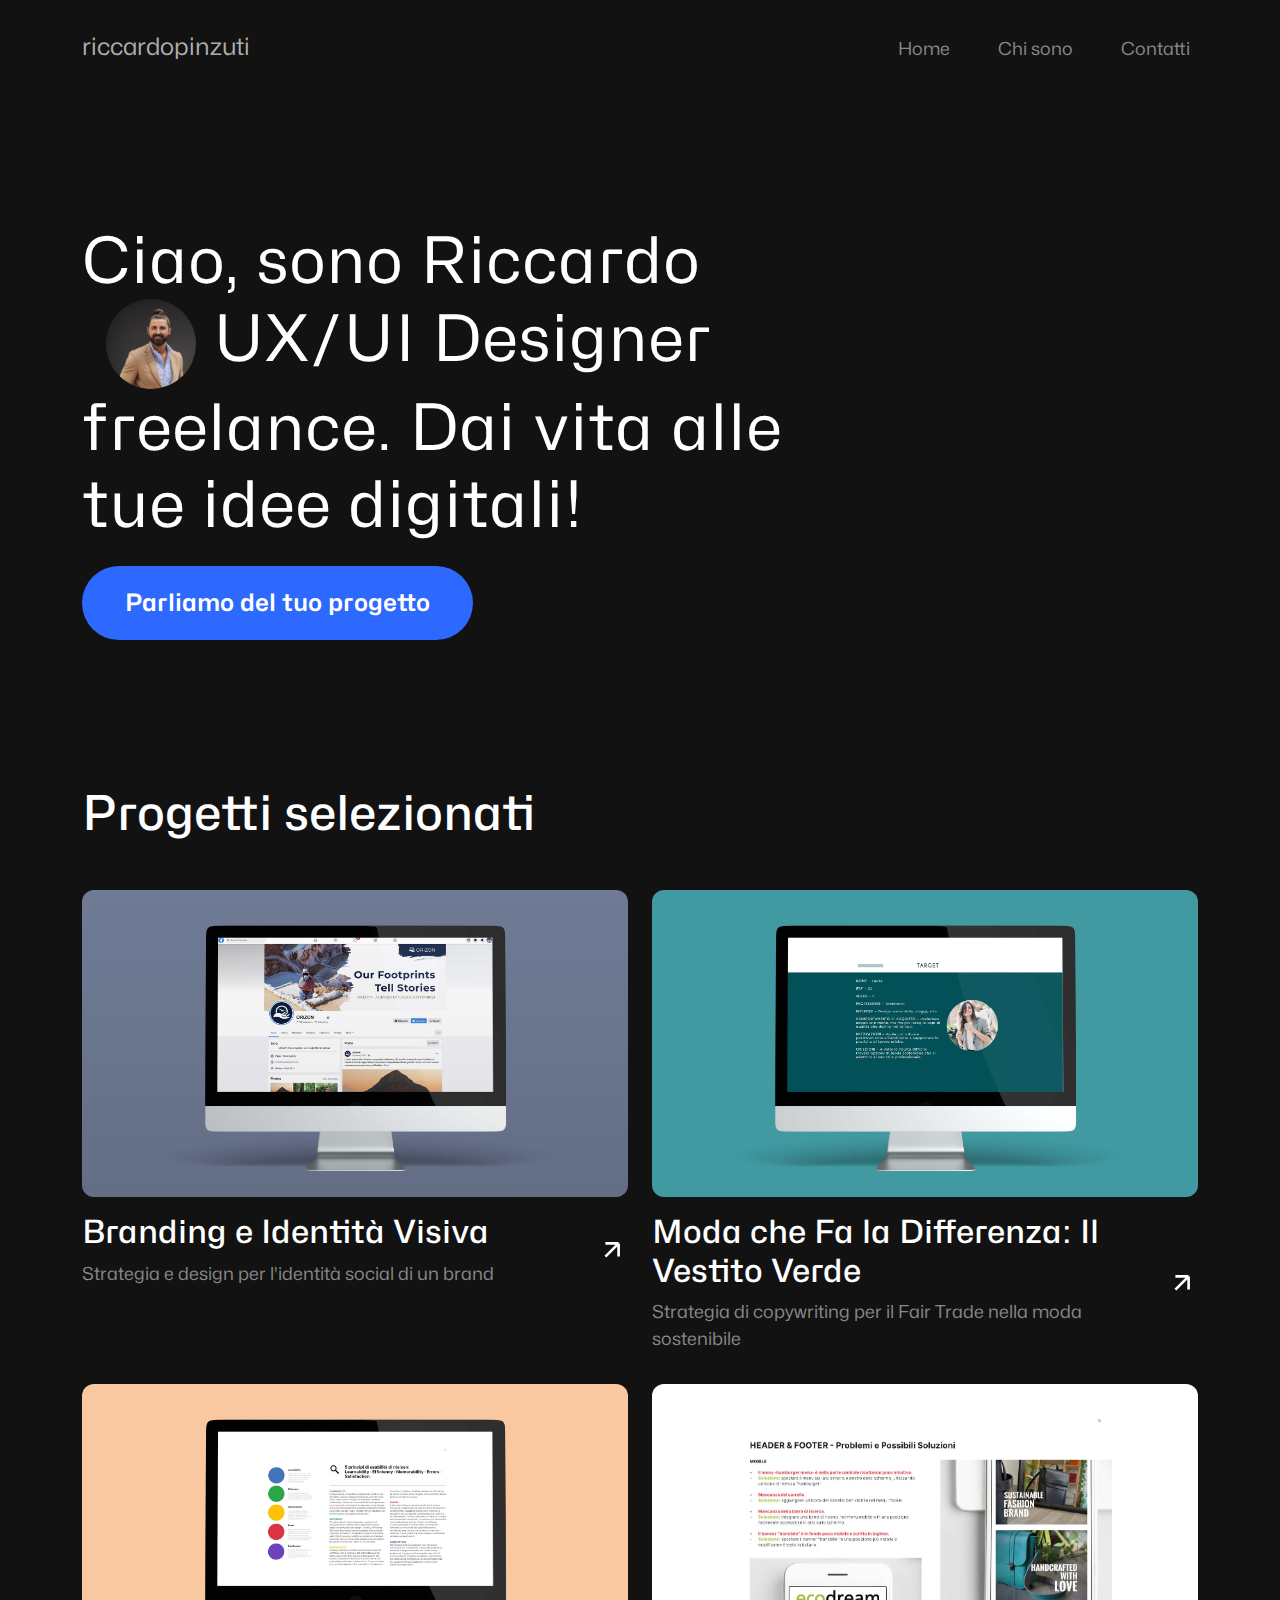
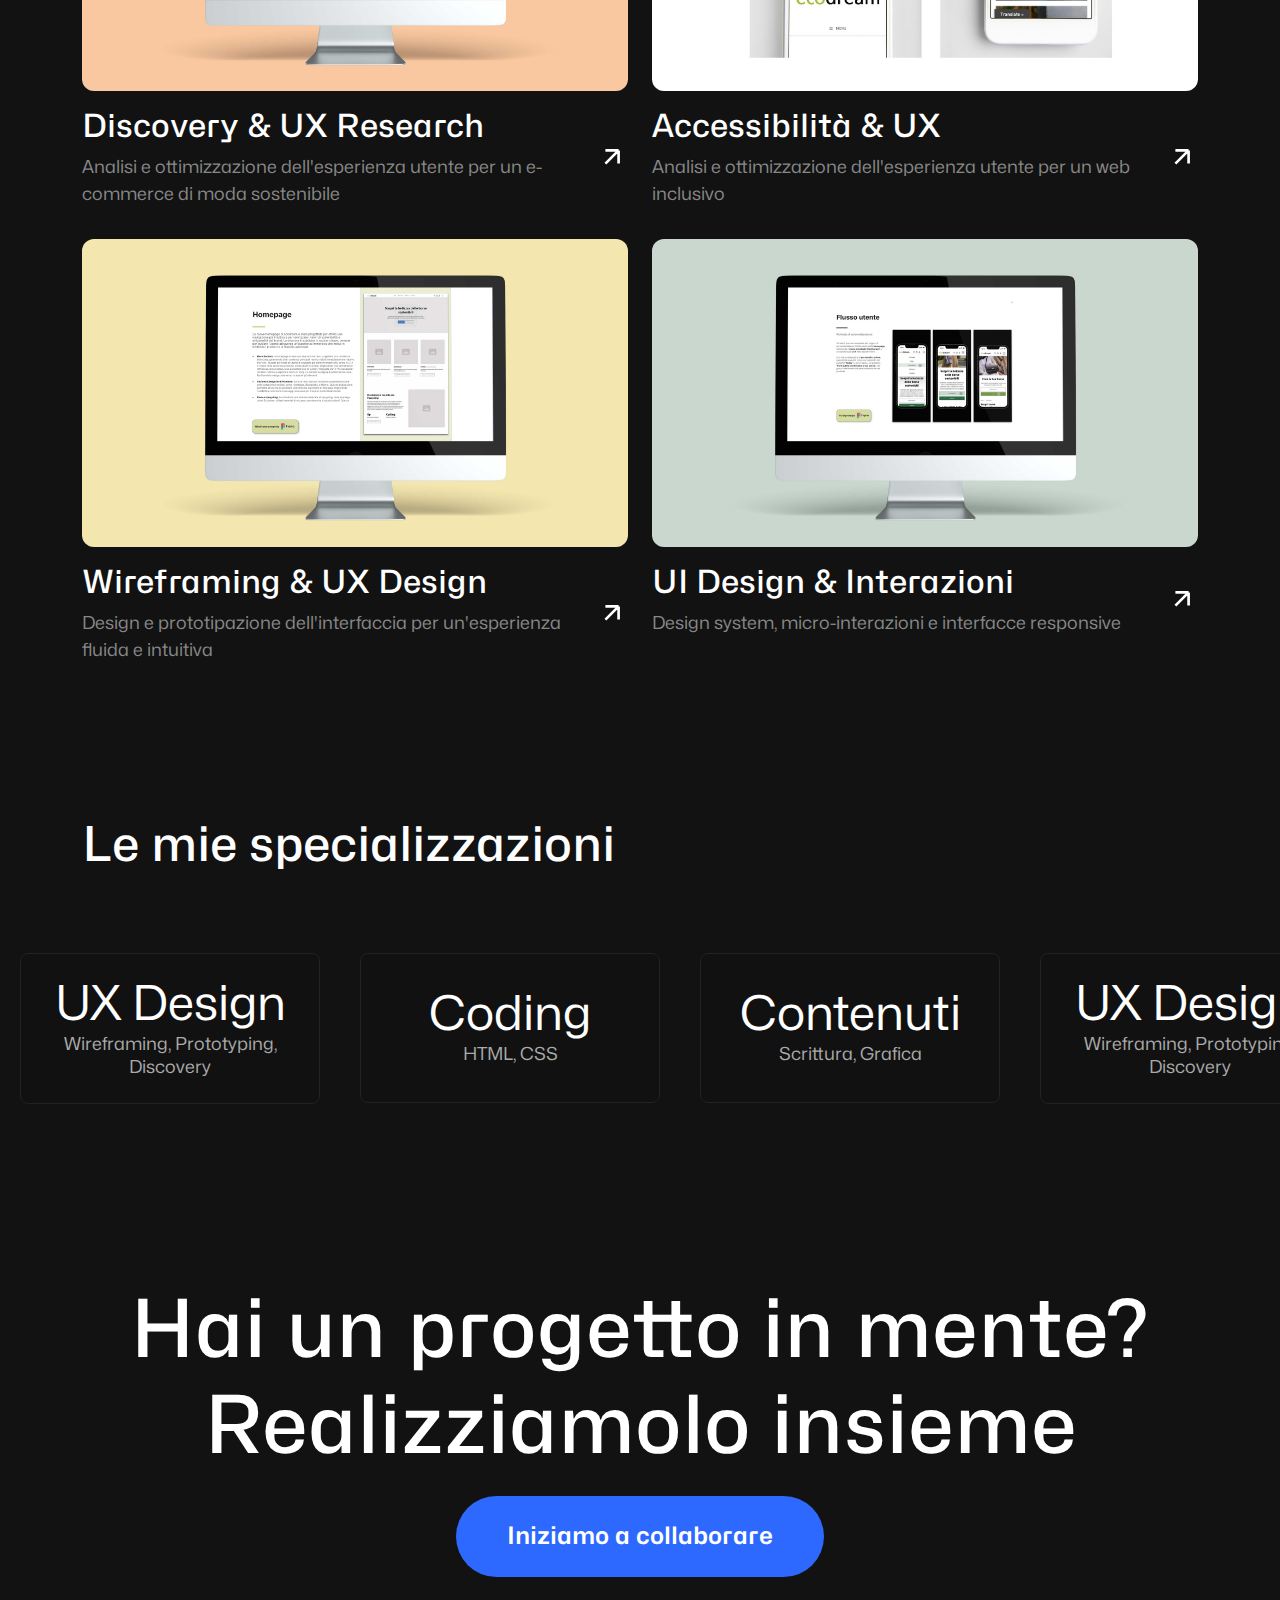
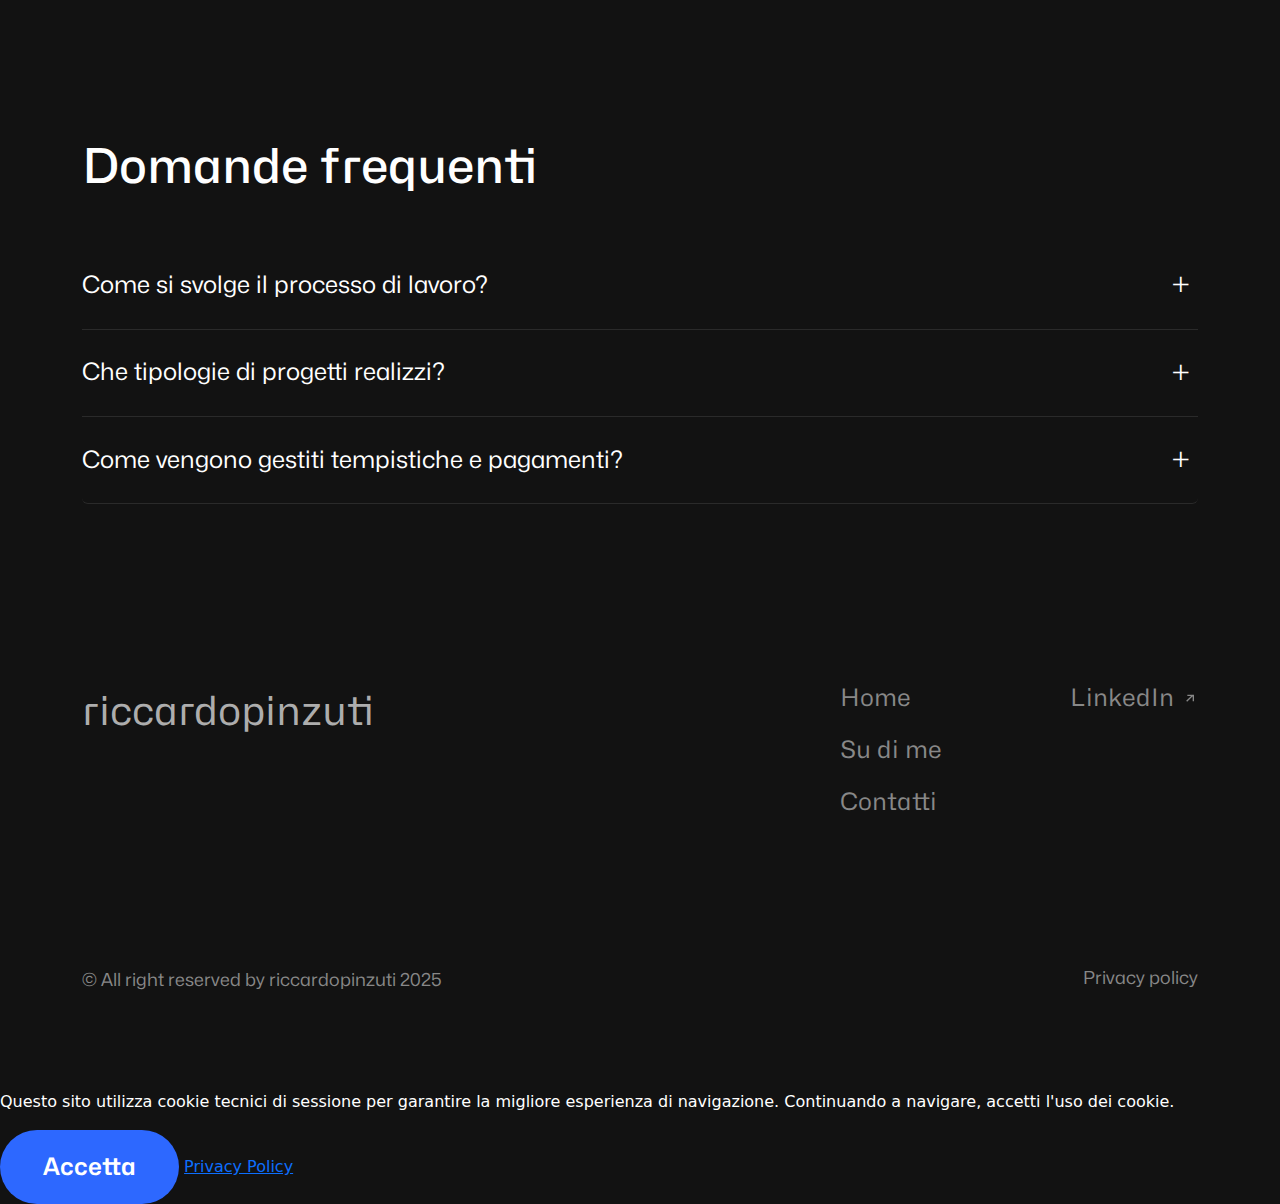
<file: index.html>
<!DOCTYPE html>
<html lang="it">
    <head>
        <meta charset="UTF-8">
        <meta name="viewport" content="width=device-width, initial-scale=1.0">
        <link rel="apple-touch-icon" sizes="180x180" href="assets/favicon/apple-touch-icon.png">
        <link rel="icon" type="image/png" sizes="32x32" href="assets/favicon/favicon-32x32.png">
        <link rel="icon" type="image/png" sizes="16x16" href="assets/favicon/favicon-16x16.png">
        <link rel="manifest" href="assets/favicon/site.webmanifest">
        <meta property="og:title" content="Riccardo Pinzuti - UX/UI Designer">
        <meta property="og:description" content="Portfolio di Riccardo Pinzuti, UX/UI Designer freelance">
        <meta property="og:image" content="https://res.cloudinary.com/drkdjrgh8/image/upload/v1738161982/riccardo-pinzuti-foto-profilo-opengraph_fhxprv.jpg">
        <title>Riccardo Pinzuti Ux Ui Designer</title>
        <!-- Preload Fonts -->
        <link rel="preload" href="assets/fonts/Mona-Sans.woff2" as="font" type="font/woff2" crossorigin>
        <link rel="preload" href="assets/fonts/Hubot-Sans.woff2" as="font" type="font/woff2" crossorigin>
        <!-- Bootstrap CSS -->
        <link href="https://cdn.jsdelivr.net/npm/bootstrap@5.3.2/dist/css/bootstrap.min.css" rel="stylesheet">
        <!-- CSS -->
        <link rel="stylesheet" href="assets/css/style.css">
    </head>
<body class="dark-theme">
    <!-- Navigation -->
    <nav class="navbar navbar-expand-lg navbar-dark">
        <div class="container">
            <a class="navbar-brand" href="#">riccardopinzuti</a>
            <!-- Aggiungi il bottone hamburger -->
            <button class="navbar-toggler" type="button" data-bs-toggle="collapse" data-bs-target="#navbarNav" aria-controls="navbarNav" aria-expanded="false" aria-label="Toggle navigation">
                <span class="navbar-toggler-icon"></span>
            </button>
            <!-- Wrappa i link in un div collassabile -->
            <div class="collapse navbar-collapse" id="navbarNav">
                <div class="navbar-nav ms-auto">
                    <a class="nav-link" href="#">Home</a>
                    <a class="nav-link" href="about.html">Chi sono</a>
                    <a class="nav-link" href="contact.html">Contatti</a>
                </div>
            </div>
        </div>
    </nav>

    <!-- Hero Section -->
    <section class="hero-section">
        <div class="container">
                <div class="col-lg-8">
                    <h1 class="display-4 text-white">
                        Ciao, sono Riccardo 
                        <span class="profile-image">
                            <img src="assets/images/riccardo-pinzuti-foto-profilo.jpg" alt="Riccardo Pinzuti">
                        </span>
                        UX/UI Designer freelance. Dai vita alle tue idee digitali!
                    </h1>
                    <div class="mt-4">
                        <a href="contact.html">
                        <button class="btn btn-primary btn-lg">Parliamo del tuo progetto</button>
                        </a>
                    </div>
                </div>
        </div>
    </section>

    <!-- Featured Work Section -->
<section class="featured-work py-5">
    <div class="container">
        <h2 class="section-title mb-5">Progetti selezionati</h2>
        <div class="row g-4">
            <!-- Project Card 1 -->
            <div class="col-md-6">
                <a href="projects/strategia-social-brand.html" class="project-card">
                    <div class="project-image">
                        <img src="assets/images/projects/social-brand-strategy-cover.jpg" alt="Anteprima progetto di strategia e design per identità social brand">
                        <div class="project-overlay"></div>
                    </div>
                    <div class="project-info mt-3">
                        <h3 class="project-title">Branding e Identità Visiva</h3>
                        <p class="project-description">Strategia e design per l'identità social di un brand</p>
                        <span class="project-link">
                            <svg class="arrow-icon" viewBox="0 0 24 24" fill="none">
                                <path d="M5 12H19M19 12L12 5M19 12L12 19" stroke="currentColor" stroke-width="2"/>
                            </svg>
                        </span>
                    </div>
                </a>
            </div>

            <!-- Project Card 2 -->
            <div class="col-md-6">
                <a href="projects/il-vestito-verde-copywriting.html" class="project-card">
                <div class="project-card">
                    <div class="project-image">
                        <img src="assets/images/projects/progetto-copywriting-copertina.jpg" alt="Project Name" class="img-fluid">
                    </div>
                    <div class="project-info mt-3">
                        <h3 class="project-title">Moda che Fa la Differenza: Il Vestito Verde</h3>
                        <p class="project-description">Strategia di copywriting per il Fair Trade nella moda sostenibile</p>
                        <a href="projects/il-vestito-verde-copywriting.html" class="project-link">
                            <svg class="arrow-icon" viewBox="0 0 24 24" fill="none">
                                <path d="M5 12H19M19 12L12 5M19 12L12 19" stroke="currentColor" stroke-width="2"/>
                            </svg>
                        </a>
                    </div>
                </div>
                </a>
            </div>
            <!-- Project Card 3 -->
<div class="col-md-6">
    <a href="projects/discovery-ux-research.html" class="project-card">
    <div class="project-card">
        <div class="project-image">
            <img src="assets/images/projects/progetto-discovery-copertina.jpg" alt="Project Name" class="img-fluid">
        </div>
        <div class="project-info mt-3">
            <h3 class="project-title">Discovery & UX Research</h3>
            <p class="project-description">Analisi e ottimizzazione dell'esperienza utente per un e-commerce di moda sostenibile</p>
            <a href="projects/discovery-ux-research.html" class="project-link">
                <svg class="arrow-icon" viewBox="0 0 24 24" fill="none">
                    <path d="M5 12H19M19 12L12 5M19 12L12 19" stroke="currentColor" stroke-width="2"/>
                </svg>
            </a>
        </div>
    </div>
    </a>
</div>

<!-- Project Card 4 -->
<div class="col-md-6">
    <a href="projects/accessibilita-ux-research.html" class="project-card">
    <div class="project-card">
        <div class="project-image">
            <img src="assets/images/projects/progetto-accessibilita-copertina.jpg" alt="Project Name" class="img-fluid">
        </div>
        <div class="project-info mt-3">
            <h3 class="project-title">Accessibilità & UX</h3>
            <p class="project-description">Analisi e ottimizzazione dell'esperienza utente per un web inclusivo</p>
            <a href="projects/accessibilita-ux-research.html" class="project-link">
                <svg class="arrow-icon" viewBox="0 0 24 24" fill="none">
                    <path d="M5 12H19M19 12L12 5M19 12L12 19" stroke="currentColor" stroke-width="2"/>
                </svg>
            </a>
        </div>
    </div>
    </a>
</div>

<!-- Project Card 5 -->
<div class="col-md-6">
    <a href="projects/wireframing-ux-design.html" class="project-card">
    <div class="project-card">
        <div class="project-image">
            <img src="assets/images/projects/progetto-wireframing-copertina.jpg" alt="Project Name" class="img-fluid">
        </div>
        <div class="project-info mt-3">
            <h3 class="project-title">Wireframing & UX Design</h3>
            <p class="project-description">Design e prototipazione dell'interfaccia per un'esperienza fluida e intuitiva</p>
            <a href="projects/wireframing-ux-design.html" class="project-link">
                <svg class="arrow-icon" viewBox="0 0 24 24" fill="none">
                    <path d="M5 12H19M19 12L12 5M19 12L12 19" stroke="currentColor" stroke-width="2"/>
                </svg>
            </a>
        </div>
    </div>
    </a>
</div>

<!-- Project Card 6 -->
<div class="col-md-6">
    <a href="projects/user-interface-design.html" class="project-card">
    <div class="project-card">
        <div class="project-image">
            <img src="assets/images/projects/progetto-user-interface-copertina.jpg" alt="Project Name" class="img-fluid">
        </div>
        <div class="project-info mt-3">
            <h3 class="project-title">UI Design & Interazioni</h3>
            <p class="project-description">Design system, micro-interazioni e interfacce responsive</p>
            <a href="projects/user-interface-design.html" class="project-link">
                <svg class="arrow-icon" viewBox="0 0 24 24" fill="none">
                    <path d="M5 12H19M19 12L12 5M19 12L12 19" stroke="currentColor" stroke-width="2"/>
                </svg>
            </a>
        </div>
    </div>
    </a>
</div>
        </div>
    </div>
</section>

<!-- Skills -->
<section class="results-section">
    <div class="container">
        <h2 class="section-title mb-5">Le mie specializzazioni</h2>
</section>        
<div class="carousel-container">
    <div class="carousel">
        <div class="carousel-item">
            <div class="carousel-content">
                <span class="percentage">UX Design</span>
                <span class="description">Wireframing, Prototyping,<br>Discovery</span>
            </div>
        </div>
        <div class="carousel-item">
            <div class="carousel-content">
                <span class="percentage">Coding</span>
                <span class="description">HTML, CSS</span>
            </div>
        </div>
        <div class="carousel-item">
            <div class="carousel-content">
                <span class="percentage">Contenuti</span>
                <span class="description">Scrittura, Grafica</span>
            </div>
        </div>
        <div class="carousel-item">
            <div class="carousel-content">
                <span class="percentage">UX Design</span>
                <span class="description">Wireframing, Prototyping,<br>Discovery</span>
            </div>
        </div>
        <div class="carousel-item">
            <div class="carousel-content">
                <span class="percentage">Coding</span>
                <span class="description">HTML, CSS</span>
            </div>
        </div>
        <div class="carousel-item">
            <div class="carousel-content">
                <span class="percentage">Contenuti</span>
                <span class="description">Scrittura, Grafica</span>
            </div>
        </div>
        <div class="carousel-item">
            <div class="carousel-content">
                <span class="percentage">UX Design</span>
                <span class="description">Wireframing, Prototyping,<br>Discovery</span>
            </div>
        </div>
        <div class="carousel-item">
            <div class="carousel-content">
                <span class="percentage">Coding</span>
                <span class="description">HTML, CSS</span>
            </div>
        </div>
        <div class="carousel-item">
            <div class="carousel-content">
                <span class="percentage">Contenuti</span>
                <span class="description">Scrittura, Grafica</span>
            </div>
        </div>
        
    </div>
</div>

<!-- CTA Section -->
<section class="cta-section py-5">
    <div class="container">
        <div class="text-center">
            <h2 class="cta-title">Hai un progetto in mente?<br>Realizziamolo insieme</h2>
            <div class="mt-4">
                <a href="contact.html">
                <button class="btn btn-primary btn-lg">Iniziamo a collaborare</button>
            </a>
            </div>
        </div>
    </div>
</section>
<!-- FAQ Section -->
<section class="faq-section py-5">
    <div class="container">
        <h2 class="section-title mb-5">Domande frequenti</h2>
        
        <div class="accordion" id="faqAccordion">
            <!-- FAQ Item 1 -->
            <div class="accordion-item">
                <h2 class="accordion-header">
                    <button class="accordion-button collapsed" type="button" data-bs-toggle="collapse" data-bs-target="#faq1">
                        Come si svolge il processo di lavoro?
                    </button>
                </h2>
                <div id="faq1" class="accordion-collapse collapse" data-bs-parent="#faqAccordion">
                    <div class="accordion-body">
                        Il processo inizia con una call conoscitiva gratuita dove ascolto le tue esigenze. Seguono la fase di ricerca e analisi, 
                        la creazione di wireframe e prototipi, fino alla consegna del progetto finale. Ogni fase prevede momenti di feedback e 
                        revisione per garantire che il risultato soddisfi pienamente le tue aspettative.
                    </div>
                </div>
            </div>

            <!-- FAQ Item 2 -->
            <div class="accordion-item">
                <h2 class="accordion-header">
                    <button class="accordion-button collapsed" type="button" data-bs-toggle="collapse" data-bs-target="#faq2">
                        Che tipologie di progetti realizzi?
                    </button>
                </h2>
                <div id="faq2" class="accordion-collapse collapse" data-bs-parent="#faqAccordion">
                    <div class="accordion-body">
                        Mi occupo di progetti di UX/UI design per siti web, applicazioni mobile e piattaforme digitali. Dal restyling di interfacce 
                        esistenti alla creazione di nuovi prodotti digitali, ogni progetto viene sviluppato con attenzione alla user experience e 
                        agli obiettivi di business.
                    </div>
                </div>
            </div>

            <!-- FAQ Item 3 -->
            <div class="accordion-item">
                <h2 class="accordion-header">
                    <button class="accordion-button collapsed" type="button" data-bs-toggle="collapse" data-bs-target="#faq3">
                        Come vengono gestiti tempistiche e pagamenti?
                    </button>
                </h2>
                <div id="faq3" class="accordion-collapse collapse" data-bs-parent="#faqAccordion">
                    <div class="accordion-body">
                        Dopo un'attenta analisi del progetto, definisco un preventivo dettagliato e una timeline realistica. Il lavoro viene 
                        suddiviso in fasi precise con pagamenti progressivi. La durata media di un progetto varia da 4 a 12 settimane, 
                        in base alla complessità e alle tue esigenze specifiche.
                    </div>
                </div>
            </div>
        </div>
    </div>
</section>

<!-- Footer -->
<footer class="footer">
    <div class="container">
        <div class="footer-content">
            <!-- Left Side -->
            <div class="footer-logo">
                <a href="index.html">riccardopinzuti</a>
            </div>
            
            <!-- Right Side Navigation -->
            <div class="footer-nav-wrapper">
                <nav class="footer-nav">
                    <ul>
                        <li><a href="#">Home</a></li>
                        <li><a href="about.html">Su di me</a></li>
                        <li><a href="contact.html">Contatti</a></li>
                    </ul>
                </nav>
                <a href="https://www.linkedin.com/in/riccardo-pinzuti" class="linkedin-link" target="_blank">
                    LinkedIn
                    <svg width="24" height="24" viewBox="0 0 24 24" fill="none" stroke="currentColor" stroke-width="2">
                        <path d="M7 17l9.2-9.2M17 17V8h-9" />
                    </svg>
                </a>
            </div>
        </div>

        <!-- Bottom Bar -->
        <div class="footer-bottom">
            <span class="copyright">© All right reserved by riccardopinzuti 2025</span>
            <a href="privacy-policy.html" class="privacy-link">Privacy policy</a>
        </div>
    </div>
</footer>

<!-- HTML per il Banner Cookie -->
<div id="cookieBanner" class="cookie-banner">
    <div class="cookie-content">
        <p>Questo sito utilizza cookie tecnici di sessione per garantire la migliore esperienza di navigazione. Continuando a navigare, accetti l'uso dei cookie.</p>
        <div class="cookie-buttons">
            <button id="acceptCookies" class="btn btn-primary">Accetta</button>
            <a href="privacy-policy.html" class="cookie-link">Privacy Policy</a>
        </div>
    </div>
</div>

    <!-- Script Bootstrap -->
    <script src="https://cdn.jsdelivr.net/npm/bootstrap@5.3.2/dist/js/bootstrap.bundle.min.js"></script>
    <script src="assets/js/script.js"></script>
</body>
</html>
</file>
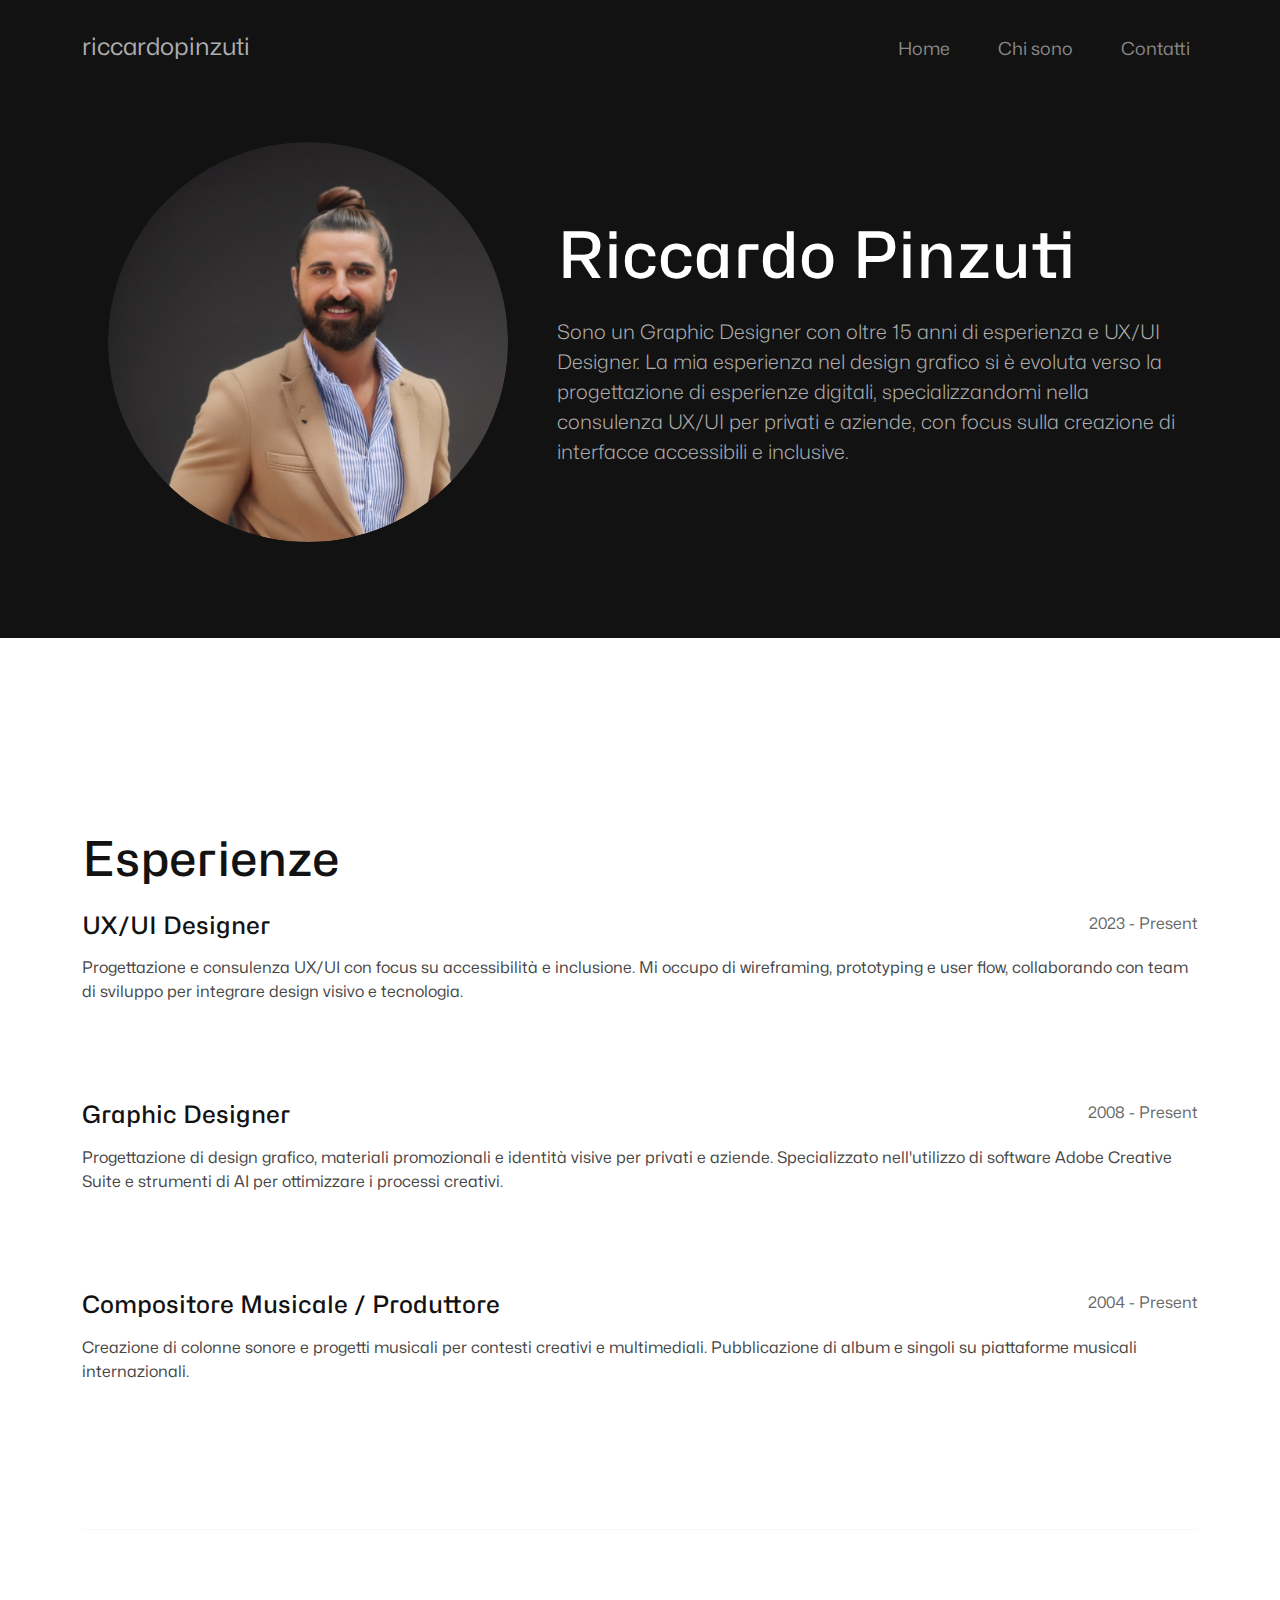
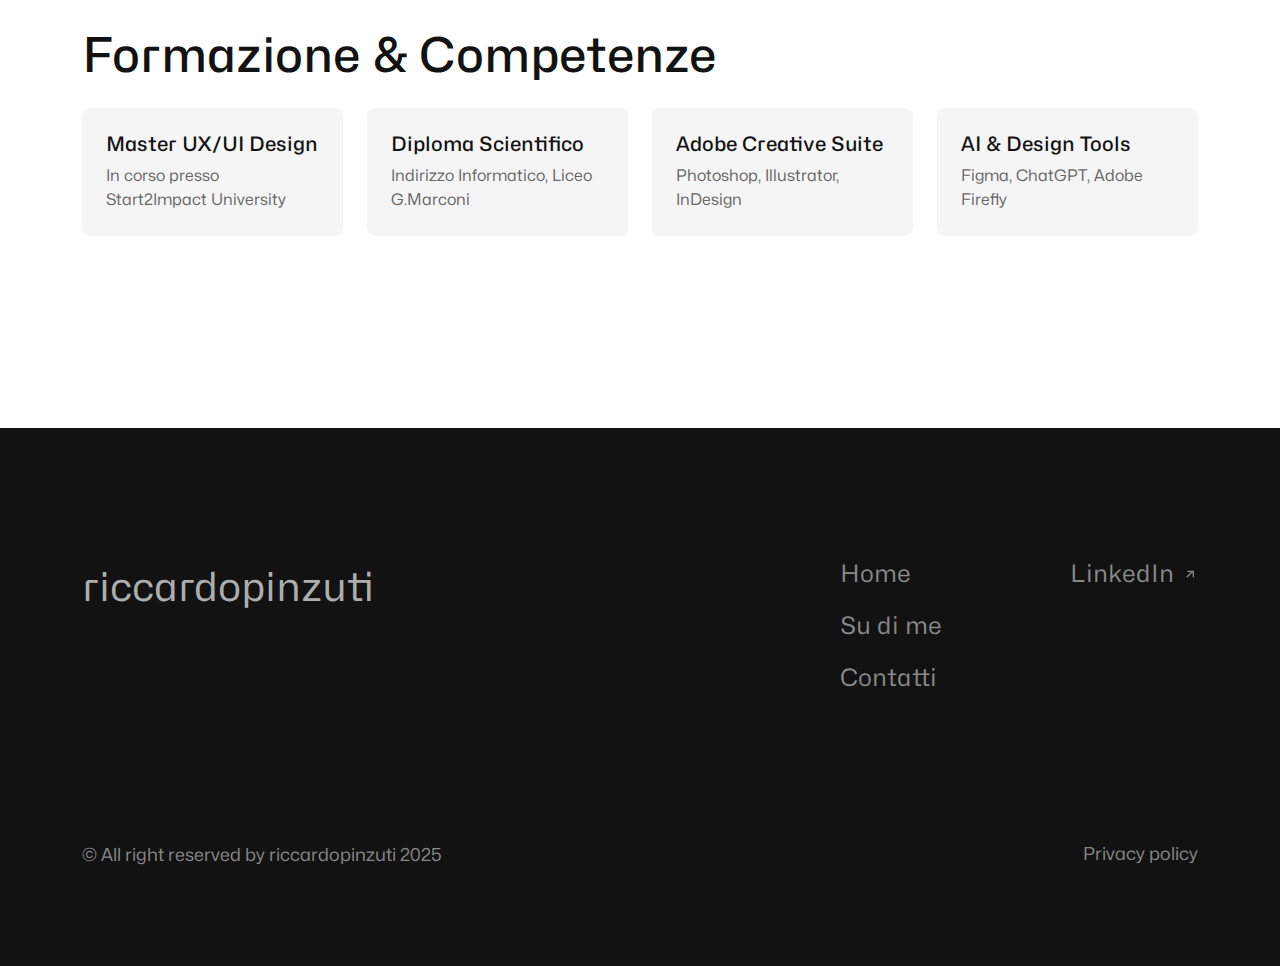
<file: about.html>
<!DOCTYPE html>
<html lang="it">
    <head>
        <meta charset="UTF-8">
        <meta name="viewport" content="width=device-width, initial-scale=1.0">
        <link rel="apple-touch-icon" sizes="180x180" href="assets/favicon/apple-touch-icon.png">
        <link rel="icon" type="image/png" sizes="32x32" href="assets/favicon/favicon-32x32.png">
        <link rel="icon" type="image/png" sizes="16x16" href="assets/favicon/favicon-16x16.png">
        <link rel="manifest" href="assets/favicon/site.webmanifest">        
        <meta property="og:title" content="Chi Sono - Riccardo Pinzuti UX/UI Designer">
        <meta property="og:description" content="UX/UI e Graphic Designer freelance con oltre 15 anni di esperienza nel settore del design">
        <meta property="og:image" content="url sito...assets/images/riccardo-pinzuti-foto-profilo.jpg">
        <title>Riccardo Pinzuti Ux Ui Designer</title>
        <!-- Preload Fonts -->
        <link rel="preload" href="assets/fonts/Mona-Sans.woff2" as="font" type="font/woff2" crossorigin>
        <link rel="preload" href="assets/fonts/Hubot-Sans.woff2" as="font" type="font/woff2" crossorigin>
        <!-- Bootstrap CSS -->
        <link href="https://cdn.jsdelivr.net/npm/bootstrap@5.3.2/dist/css/bootstrap.min.css" rel="stylesheet">
        <!-- CSS -->
        <link rel="stylesheet" href="assets/css/style.css">
    </head>
<body class="dark-theme">
    <!-- Navigation -->
    <nav class="navbar navbar-expand-lg navbar-dark">
        <div class="container">
            <a class="navbar-brand" href="index.html">riccardopinzuti</a>
            <button class="navbar-toggler" type="button" data-bs-toggle="collapse" data-bs-target="#navbarNav" aria-controls="navbarNav" aria-expanded="false" aria-label="Toggle navigation">
                <span class="navbar-toggler-icon"></span>
            </button>
            <div class="collapse navbar-collapse" id="navbarNav">
                <div class="navbar-nav ms-auto">
                    <a class="nav-link" href="index.html">Home</a>
                    <a class="nav-link" href="#">Chi sono</a>
                    <a class="nav-link" href="contact.html">Contatti</a>
                </div>
            </div>
        </div>
    </nav>

<section class="about-section py-5">
    <div class="container">
        <div class="about-header mb-5">
            <div class="row align-items-center">
                <div class="col-lg-5">
                    <div class="profile-image-large">
                        <img src="/assets/images/riccardo-pinzuti-foto-profilo.jpg" alt="Riccardo Pinzuti" class="img-fluid rounded-circle">
                    </div>
                </div>
                <div class="col-lg-7">
                    <div class="about-content text-lg-start text-center mt-4 mt-lg-0">
                        <h1 class="display-3">Riccardo Pinzuti</h1>
                        <p class="lead">Sono un Graphic Designer con oltre 15 anni di esperienza e UX/UI Designer. La mia esperienza nel design grafico si è evoluta verso la progettazione di esperienze digitali, specializzandomi nella consulenza UX/UI per privati e aziende, con focus sulla creazione di interfacce accessibili e inclusive.</p>
                    </div>
                </div>
            </div>
        </div>
    </div>
</section>

<section class="light-section">
    <div class="container">
        <div class="experience-section mb-5">
            <h2 class="section-title mb-4">Esperienze</h2>
            
            <div class="experience-item mb-5">
                <div class="d-flex justify-content-between align-items-start mb-2">
                    <h3 class="position-title">UX/UI Designer</h3>
                    <span class="date">2023 - Present</span>
                </div>
                <p class="experience-description">Progettazione e consulenza UX/UI con focus su accessibilità e inclusione. Mi occupo di wireframing, prototyping e user flow, collaborando con team di sviluppo per integrare design visivo e tecnologia.</p>
            </div>

            <div class="experience-item mb-5">
                <div class="d-flex justify-content-between align-items-start mb-2">
                    <h3 class="position-title">Graphic Designer</h3>
                    <span class="date">2008 - Present</span>
                </div>
                <p class="experience-description">Progettazione di design grafico, materiali promozionali e identità visive per privati e aziende. Specializzato nell'utilizzo di software Adobe Creative Suite e strumenti di AI per ottimizzare i processi creativi.</p>
            </div>
            
            <div class="experience-item mb-5">
                <div class="d-flex justify-content-between align-items-start mb-2">
                    <h3 class="position-title">Compositore Musicale / Produttore</h3>
                    <span class="date">2004 - Present</span>
                </div>
                <p class="experience-description">Creazione di colonne sonore e progetti musicali per contesti creativi e multimediali. Pubblicazione di album e singoli su piattaforme musicali internazionali.</p>
            </div>
        </div>
        <div class="process-divider">
            <hr class="my-5">
        </div>
        <div class="certificates-section">
            <h2 class="section-title mb-4">Formazione & Competenze</h2>
            <div class="row g-4">
                <div class="col-lg-3 col-md-6">
                    <div class="certificate-item">
                        <h3 class="certificate-title">Master UX/UI Design</h3>
                        <p class="certificate-source">In corso presso Start2Impact University</p>
                    </div>
                </div>
                <div class="col-lg-3 col-md-6">
                    <div class="certificate-item">
                        <h3 class="certificate-title">Diploma Scientifico</h3>
                        <p class="certificate-source">Indirizzo Informatico, Liceo G.Marconi</p>
                    </div>
                </div>
                <div class="col-lg-3 col-md-6">
                    <div class="certificate-item">
                        <h3 class="certificate-title">Adobe Creative Suite</h3>
                        <p class="certificate-source">Photoshop, Illustrator, InDesign</p>
                    </div>
                </div>
                <div class="col-lg-3 col-md-6">
                    <div class="certificate-item">
                        <h3 class="certificate-title">AI & Design Tools</h3>
                        <p class="certificate-source">Figma, ChatGPT, Adobe Firefly</p>
                    </div>
                </div>
            </div>
        </div>
    </div>
</section>

<footer class="footer">
    <div class="container">
        <div class="footer-content">
            <div class="footer-logo">
                <a href="index.html">riccardopinzuti</a>
            </div>
            
            <div class="footer-nav-wrapper">
                <nav class="footer-nav">
                    <ul>
                        <li><a href="index.html">Home</a></li>
                        <li><a href="#">Su di me</a></li>
                        <li><a href="contact.html">Contatti</a></li>
                    </ul>
                </nav>
                <a href="https://www.linkedin.com/in/riccardo-pinzuti" class="linkedin-link" target="_blank">
                    LinkedIn
                    <svg width="24" height="24" viewBox="0 0 24 24" fill="none" stroke="currentColor" stroke-width="2">
                        <path d="M7 17l9.2-9.2M17 17V8h-9" />
                    </svg>
                </a>
            </div>
        </div>

        <div class="footer-bottom">
            <span class="copyright">© All right reserved by riccardopinzuti 2025</span>
            <a href="#" class="privacy-link">Privacy policy</a>
        </div>
    </div>
</footer>

    <!-- Script Bootstrap -->
    <script src="https://cdn.jsdelivr.net/npm/bootstrap@5.3.2/dist/js/bootstrap.bundle.min.js"></script>
    <script src="assets/js/script.js"></script>
</body>
</html>
</file>
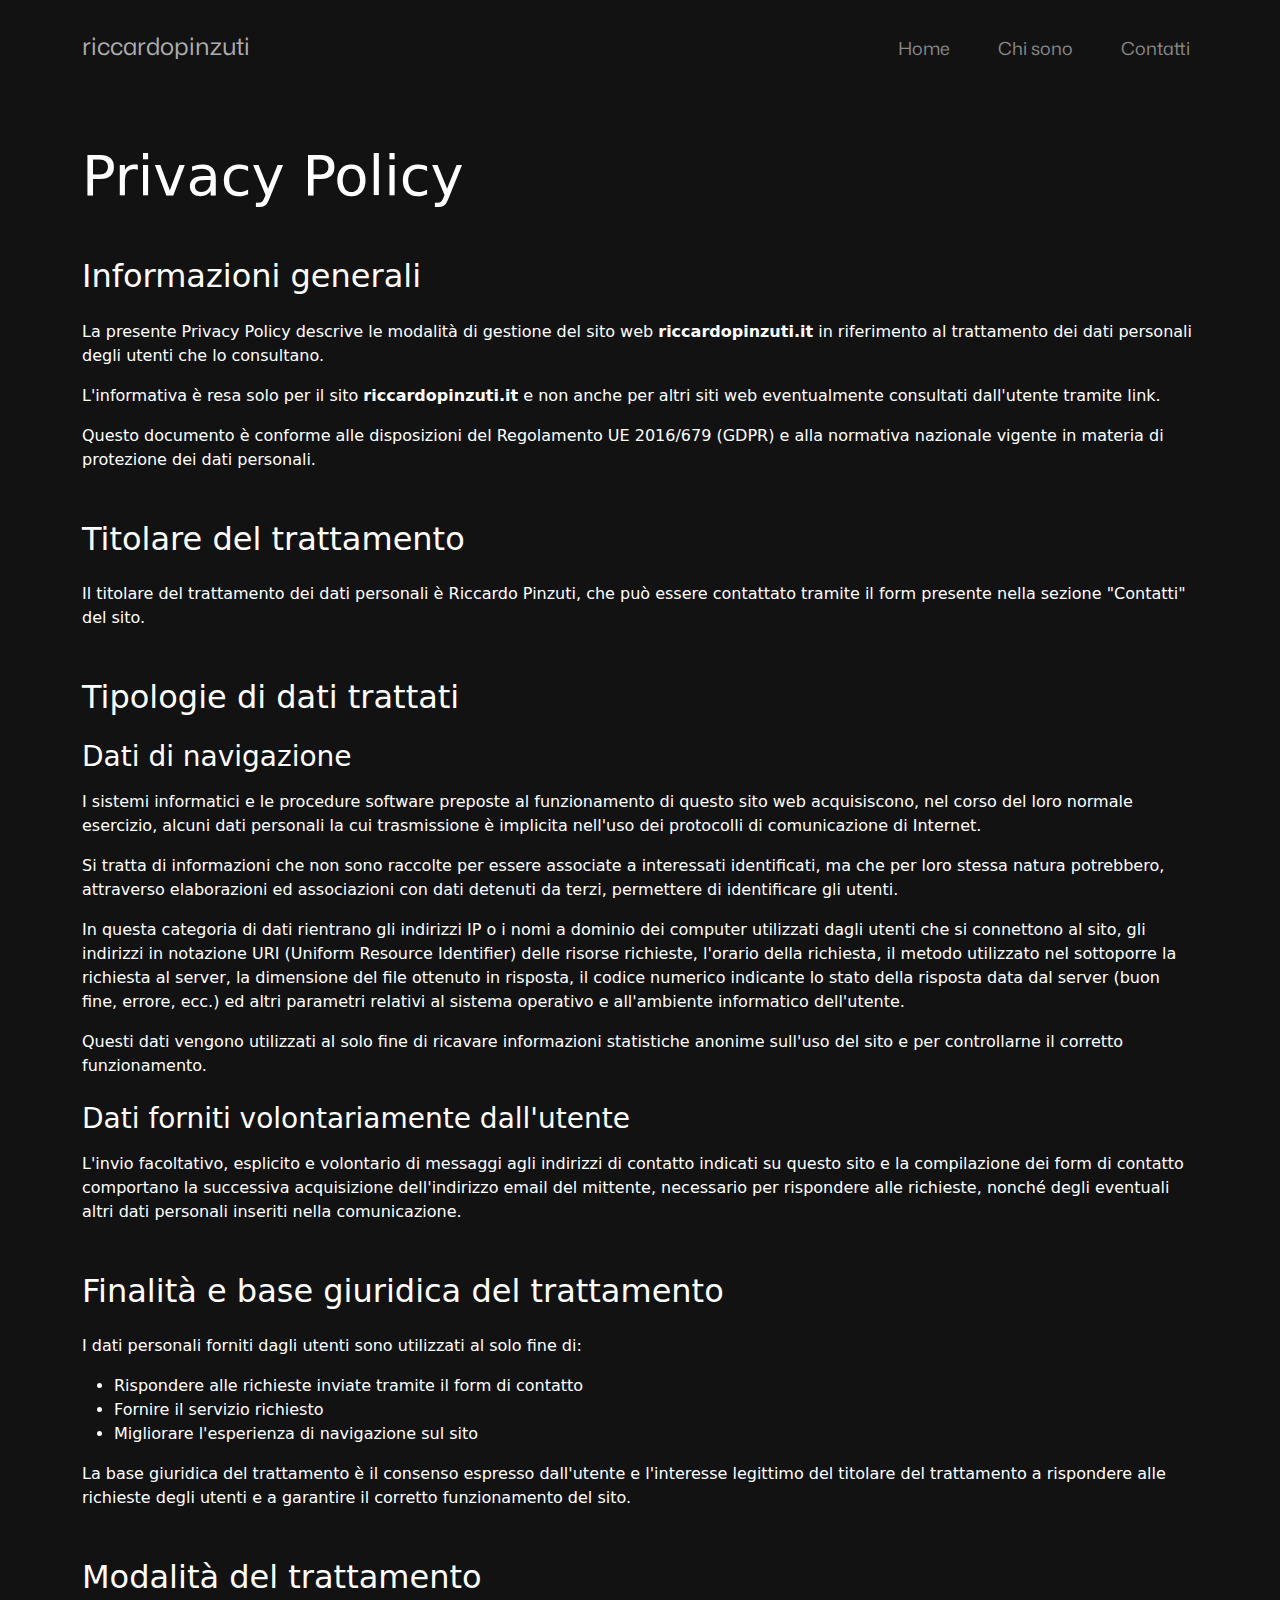
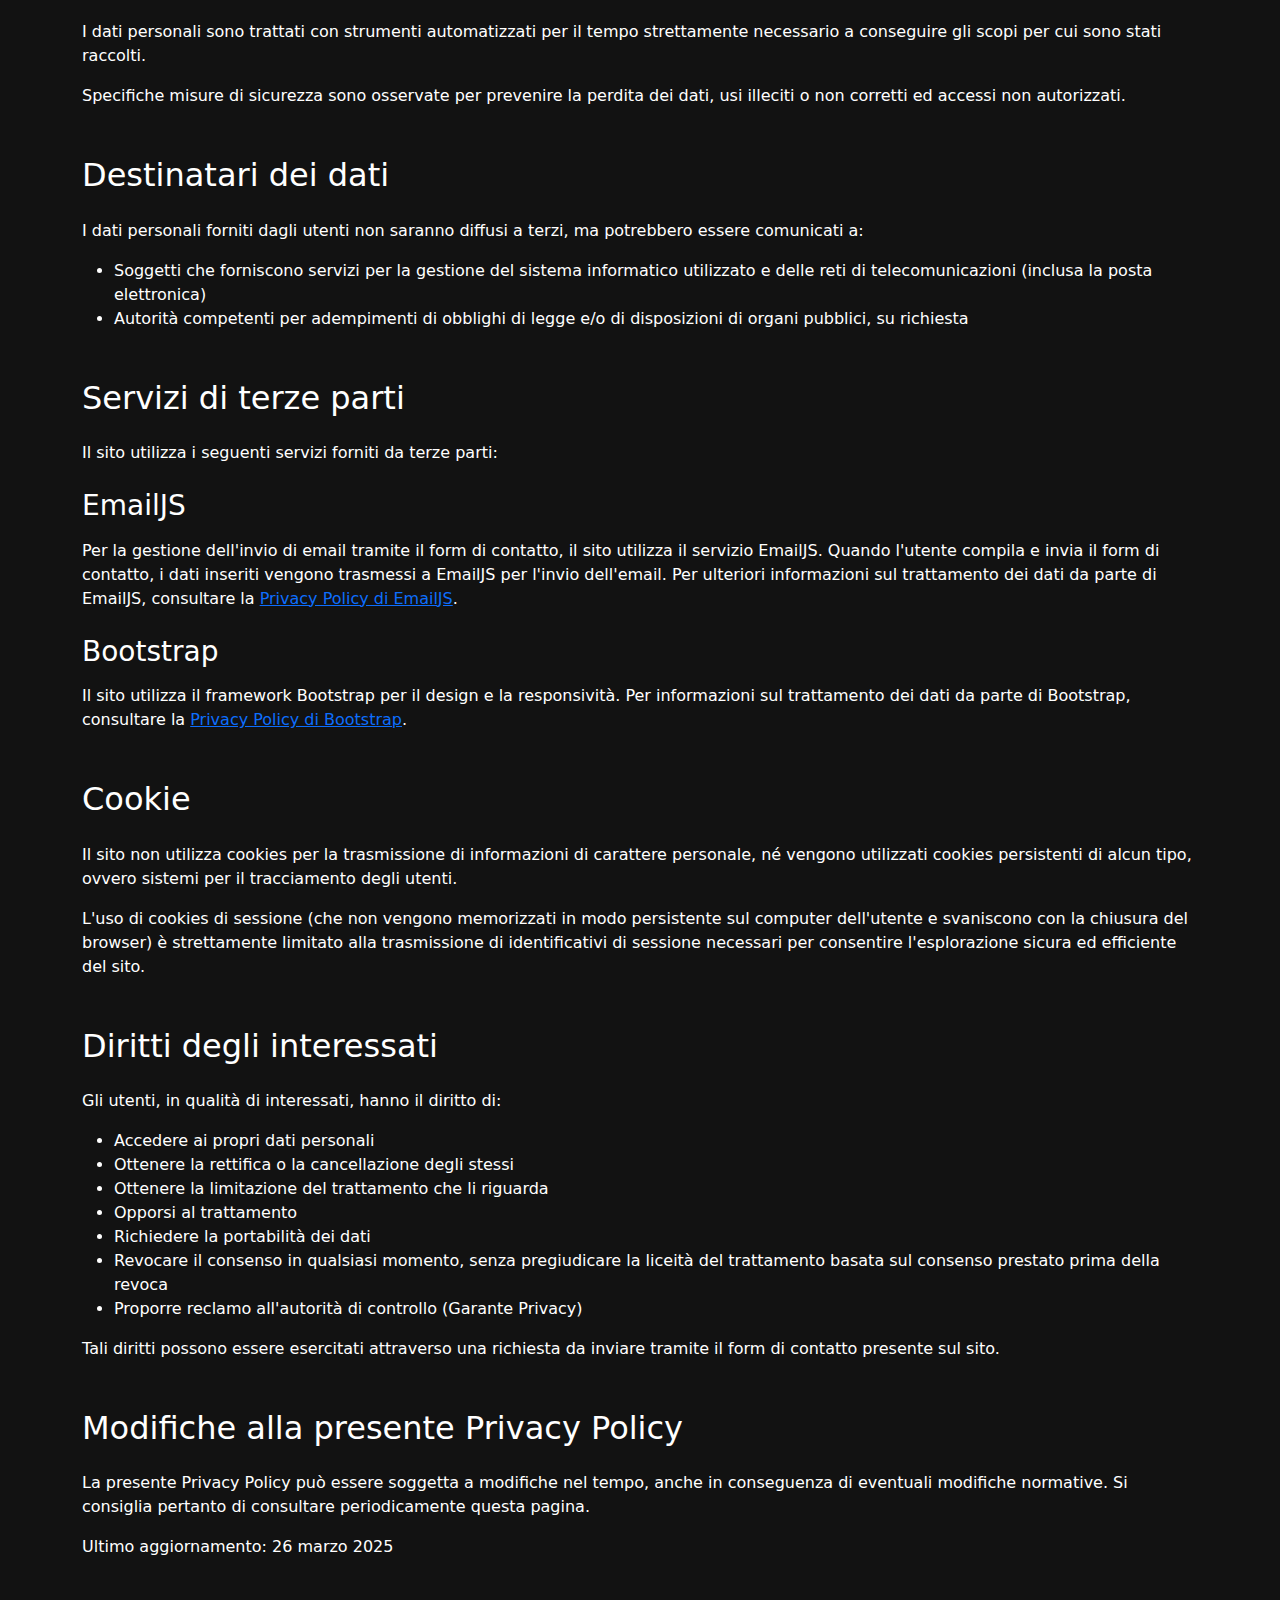
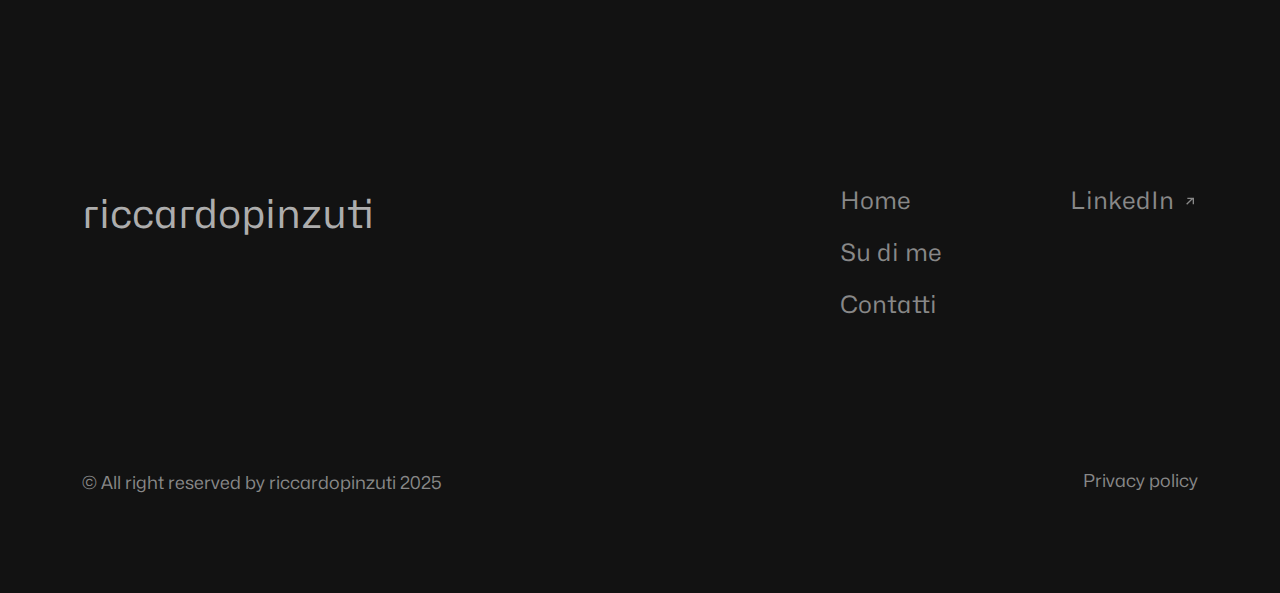
<file: privacy-policy.html>
<!DOCTYPE html>
<html lang="it">
    <head>
        <meta charset="UTF-8">
        <meta name="viewport" content="width=device-width, initial-scale=1.0">
        <link rel="apple-touch-icon" sizes="180x180" href="assets/favicon/apple-touch-icon.png">
        <link rel="icon" type="image/png" sizes="32x32" href="assets/favicon/favicon-32x32.png">
        <link rel="icon" type="image/png" sizes="16x16" href="assets/favicon/favicon-16x16.png">
        <link rel="manifest" href="assets/favicon/site.webmanifest">        
        <meta property="og:title" content="Privacy Policy - Riccardo Pinzuti">
        <meta property="og:description" content="Informativa sulla privacy del sito portfolio di Riccardo Pinzuti, UX/UI Designer freelance">
        <meta property="og:image" content="https://res.cloudinary.com/drkdjrgh8/image/upload/v1738161982/riccardo-pinzuti-foto-profilo-opengraph_fhxprv.jpg">
        <title>Privacy Policy - Riccardo Pinzuti</title>
        <!-- Preload Fonts -->
        <link rel="preload" href="assets/fonts/Mona-Sans.woff2" as="font" type="font/woff2" crossorigin>
        <link rel="preload" href="assets/fonts/Hubot-Sans.woff2" as="font" type="font/woff2" crossorigin>
        <!-- Bootstrap CSS -->
        <link href="https://cdn.jsdelivr.net/npm/bootstrap@5.3.2/dist/css/bootstrap.min.css" rel="stylesheet">
        <!-- CSS -->
        <link rel="stylesheet" href="assets/css/style.css">
    </head>
<body class="dark-theme">
    <!-- Navigation -->
    <nav class="navbar navbar-expand-lg navbar-dark">
        <div class="container">
            <a class="navbar-brand" href="index.html">riccardopinzuti</a>
            <button class="navbar-toggler" type="button" data-bs-toggle="collapse" data-bs-target="#navbarNav" aria-controls="navbarNav" aria-expanded="false" aria-label="Toggle navigation">
                <span class="navbar-toggler-icon"></span>
            </button>
            <div class="collapse navbar-collapse" id="navbarNav">
                <div class="navbar-nav ms-auto">
                    <a class="nav-link" href="index.html">Home</a>
                    <a class="nav-link" href="about.html">Chi sono</a>
                    <a class="nav-link" href="contact.html">Contatti</a>
                </div>
            </div>
        </div>
    </nav>

    <section class="privacy-policy-section py-5">
        <div class="container">
            <h1 class="display-4 mb-5">Privacy Policy</h1>
            
            <div class="privacy-content">
                <div class="privacy-section mb-5">
                    <h2 class="mb-4">Informazioni generali</h2>
                    <p>La presente Privacy Policy descrive le modalità di gestione del sito web <strong>riccardopinzuti.it</strong> in riferimento al trattamento dei dati personali degli utenti che lo consultano.</p>
                    <p>L'informativa è resa solo per il sito <strong>riccardopinzuti.it</strong> e non anche per altri siti web eventualmente consultati dall'utente tramite link.</p>
                    <p>Questo documento è conforme alle disposizioni del Regolamento UE 2016/679 (GDPR) e alla normativa nazionale vigente in materia di protezione dei dati personali.</p>
                </div>

                <div class="privacy-section mb-5">
                    <h2 class="mb-4">Titolare del trattamento</h2>
                    <p>Il titolare del trattamento dei dati personali è Riccardo Pinzuti, che può essere contattato tramite il form presente nella sezione "Contatti" del sito.</p>
                </div>
                
                <div class="privacy-section mb-5">
                    <h2 class="mb-4">Tipologie di dati trattati</h2>
                    
                    <h3 class="mt-4 mb-3">Dati di navigazione</h3>
                    <p>I sistemi informatici e le procedure software preposte al funzionamento di questo sito web acquisiscono, nel corso del loro normale esercizio, alcuni dati personali la cui trasmissione è implicita nell'uso dei protocolli di comunicazione di Internet.</p>
                    <p>Si tratta di informazioni che non sono raccolte per essere associate a interessati identificati, ma che per loro stessa natura potrebbero, attraverso elaborazioni ed associazioni con dati detenuti da terzi, permettere di identificare gli utenti.</p>
                    <p>In questa categoria di dati rientrano gli indirizzi IP o i nomi a dominio dei computer utilizzati dagli utenti che si connettono al sito, gli indirizzi in notazione URI (Uniform Resource Identifier) delle risorse richieste, l'orario della richiesta, il metodo utilizzato nel sottoporre la richiesta al server, la dimensione del file ottenuto in risposta, il codice numerico indicante lo stato della risposta data dal server (buon fine, errore, ecc.) ed altri parametri relativi al sistema operativo e all'ambiente informatico dell'utente.</p>
                    <p>Questi dati vengono utilizzati al solo fine di ricavare informazioni statistiche anonime sull'uso del sito e per controllarne il corretto funzionamento.</p>
                    
                    <h3 class="mt-4 mb-3">Dati forniti volontariamente dall'utente</h3>
                    <p>L'invio facoltativo, esplicito e volontario di messaggi agli indirizzi di contatto indicati su questo sito e la compilazione dei form di contatto comportano la successiva acquisizione dell'indirizzo email del mittente, necessario per rispondere alle richieste, nonché degli eventuali altri dati personali inseriti nella comunicazione.</p>
                </div>
                
                <div class="privacy-section mb-5">
                    <h2 class="mb-4">Finalità e base giuridica del trattamento</h2>
                    <p>I dati personali forniti dagli utenti sono utilizzati al solo fine di:</p>
                    <ul>
                        <li>Rispondere alle richieste inviate tramite il form di contatto</li>
                        <li>Fornire il servizio richiesto</li>
                        <li>Migliorare l'esperienza di navigazione sul sito</li>
                    </ul>
                    <p>La base giuridica del trattamento è il consenso espresso dall'utente e l'interesse legittimo del titolare del trattamento a rispondere alle richieste degli utenti e a garantire il corretto funzionamento del sito.</p>
                </div>
                
                <div class="privacy-section mb-5">
                    <h2 class="mb-4">Modalità del trattamento</h2>
                    <p>I dati personali sono trattati con strumenti automatizzati per il tempo strettamente necessario a conseguire gli scopi per cui sono stati raccolti.</p>
                    <p>Specifiche misure di sicurezza sono osservate per prevenire la perdita dei dati, usi illeciti o non corretti ed accessi non autorizzati.</p>
                </div>
                
                <div class="privacy-section mb-5">
                    <h2 class="mb-4">Destinatari dei dati</h2>
                    <p>I dati personali forniti dagli utenti non saranno diffusi a terzi, ma potrebbero essere comunicati a:</p>
                    <ul>
                        <li>Soggetti che forniscono servizi per la gestione del sistema informatico utilizzato e delle reti di telecomunicazioni (inclusa la posta elettronica)</li>
                        <li>Autorità competenti per adempimenti di obblighi di legge e/o di disposizioni di organi pubblici, su richiesta</li>
                    </ul>
                </div>
                
                <div class="privacy-section mb-5">
                    <h2 class="mb-4">Servizi di terze parti</h2>
                    <p>Il sito utilizza i seguenti servizi forniti da terze parti:</p>
                    
                    <h3 class="mt-4 mb-3">EmailJS</h3>
                    <p>Per la gestione dell'invio di email tramite il form di contatto, il sito utilizza il servizio EmailJS. Quando l'utente compila e invia il form di contatto, i dati inseriti vengono trasmessi a EmailJS per l'invio dell'email. Per ulteriori informazioni sul trattamento dei dati da parte di EmailJS, consultare la <a href="https://www.emailjs.com/legal/privacy-policy/" target="_blank" rel="noopener noreferrer">Privacy Policy di EmailJS</a>.</p>
                    
                    <h3 class="mt-4 mb-3">Bootstrap</h3>
                    <p>Il sito utilizza il framework Bootstrap per il design e la responsività. Per informazioni sul trattamento dei dati da parte di Bootstrap, consultare la <a href="https://getbootstrap.com/docs/5.0/about/privacy/" target="_blank" rel="noopener noreferrer">Privacy Policy di Bootstrap</a>.</p>
                </div>
                
                <div class="privacy-section mb-5">
                    <h2 class="mb-4">Cookie</h2>
                    <p>Il sito non utilizza cookies per la trasmissione di informazioni di carattere personale, né vengono utilizzati cookies persistenti di alcun tipo, ovvero sistemi per il tracciamento degli utenti.</p>
                    <p>L'uso di cookies di sessione (che non vengono memorizzati in modo persistente sul computer dell'utente e svaniscono con la chiusura del browser) è strettamente limitato alla trasmissione di identificativi di sessione necessari per consentire l'esplorazione sicura ed efficiente del sito.</p>
                </div>
                
                <div class="privacy-section mb-5">
                    <h2 class="mb-4">Diritti degli interessati</h2>
                    <p>Gli utenti, in qualità di interessati, hanno il diritto di:</p>
                    <ul>
                        <li>Accedere ai propri dati personali</li>
                        <li>Ottenere la rettifica o la cancellazione degli stessi</li>
                        <li>Ottenere la limitazione del trattamento che li riguarda</li>
                        <li>Opporsi al trattamento</li>
                        <li>Richiedere la portabilità dei dati</li>
                        <li>Revocare il consenso in qualsiasi momento, senza pregiudicare la liceità del trattamento basata sul consenso prestato prima della revoca</li>
                        <li>Proporre reclamo all'autorità di controllo (Garante Privacy)</li>
                    </ul>
                    <p>Tali diritti possono essere esercitati attraverso una richiesta da inviare tramite il form di contatto presente sul sito.</p>
                </div>
                
                <div class="privacy-section mb-5">
                    <h2 class="mb-4">Modifiche alla presente Privacy Policy</h2>
                    <p>La presente Privacy Policy può essere soggetta a modifiche nel tempo, anche in conseguenza di eventuali modifiche normative. Si consiglia pertanto di consultare periodicamente questa pagina.</p>
                    <p>Ultimo aggiornamento: 26 marzo 2025</p>
                </div>
            </div>
        </div>
    </section>

<!-- Footer -->
<footer class="footer">
    <div class="container">
        <div class="footer-content">
            <div class="footer-logo">
                <a href="index.html">riccardopinzuti</a>
            </div>
            
            <div class="footer-nav-wrapper">
                <nav class="footer-nav">
                    <ul>
                        <li><a href="index.html">Home</a></li>
                        <li><a href="about.html">Su di me</a></li>
                        <li><a href="contact.html">Contatti</a></li>
                    </ul>
                </nav>
                <a href="https://www.linkedin.com/in/riccardo-pinzuti" class="linkedin-link" target="_blank">
                    LinkedIn
                    <svg width="24" height="24" viewBox="0 0 24 24" fill="none" stroke="currentColor" stroke-width="2">
                        <path d="M7 17l9.2-9.2M17 17V8h-9" />
                    </svg>
                </a>
            </div>
        </div>

        <div class="footer-bottom">
            <span class="copyright">© All right reserved by riccardopinzuti 2025</span>
            <a href="#" class="privacy-link">Privacy policy</a>
        </div>
    </div>
</footer>

    <!-- Script Bootstrap -->
    <script src="https://cdn.jsdelivr.net/npm/bootstrap@5.3.2/dist/js/bootstrap.bundle.min.js"></script>
    <script src="assets/js/script.js"></script>
</body>
</html>
</file>
<file: assets/css/style.css>
@font-face {
    font-family: 'Mona Sans';
    src: 
        url('../fonts/Mona-Sans.woff2') format('woff2 supports variations'),
        url('../fonts/Mona-Sans.woff2') format('woff2-variations');
    font-weight: 200 900;
    font-stretch: 75% 125%;
}
@font-face {
    font-family: 'Hubot Sans';
    src: 
        url('../fonts/Hubot-Sans.woff2') format('woff2 supports variations'),
        url('../fonts/Hubot-Sans.woff2') format('woff2-variations');
    font-weight: 200 900;
    font-stretch: 75% 125%;
}
/* Variables */
:root {
    --dark-bg: #121212;
    --primary-blue: #2D68FF;
    --text-light: #FFFFFF;
    --text-gray: #888888;
    --text-gray-light: #ADADAD;
}

/* Base Styles */
body.dark-theme {
    background-color: var(--dark-bg);
    color: var(--text-light);
    font-family: 'Inter', system-ui, -apple-system, sans-serif;
}

/* Navbar */
.navbar {
    padding: 1.5rem 0;
    background-color: transparent;
}

/* Brand */
.navbar-brand {
    font-family: 'Mona Sans', sans-serif;
    font-size: 24px;
    font-weight: 400;
    color: var(--text-gray-light);
}

.navbar-brand:hover {
    color: var(--text-gray-light);
}

/* Navigation Links */
.navbar .navbar-nav .nav-link {
    position: relative;
    font-family: 'Mona Sans', sans-serif;
    font-size: 18px;
    font-weight: 400;
    color: var(--text-gray);
    padding-bottom: 5px;
    margin-left: 2rem;
    transition: color 0.3s ease;
}

.navbar .navbar-nav .nav-link:hover {
    color: var(--text-light);
}

.navbar .navbar-nav .nav-link::after {
    content: '';
    position: absolute;
    width: 0;
    height: 1px;
    bottom: 0;
    left: 0;
    background-color: var(--text-light);
    transition: width 0.3s ease;
}

.navbar .navbar-nav .nav-link:hover::after {
    width: 100%;
}

/* Hero Section */
.hero-section {
    padding: 8rem 0 6rem;
}

.hero-section h1.display-4 {
    font-family: 'Hubot Sans';
    font-size: 64px;
    font-weight: 400;
    line-height: 1.2;
}

.profile-image {
    display: inline-block;
    width: 90px;  /* Dimensione desktop */
    height: 90px;
    border-radius: 50%;
    overflow: hidden;
    margin-left: 1.5rem;
    vertical-align: middle;
    flex-shrink: 0;  /* Impedisce al flex di comprimere l'immagine */
    position: relative;  /* Aiuta con il posizionamento */
}


.profile-image img {
    width: 100%;
    height: 100%;
    object-fit: cover;
    position: absolute;
    top: 0;
    left: 0;
}


/* Button Styles */
.btn-primary {
    background-color: var(--primary-blue);
    border: 3px solid transparent;  /* Bordo trasparente iniziale */
    padding: 1rem 2.5rem;
    border-radius: 100px;
    font-family: 'Hubot Sans';
    font-size: 24px;
    font-weight: 600;
    transition: all 0.3s ease;
}

.btn-primary:hover {
    transform: translateY(-2px);
    border-color: var(--text-light);  /* Bordo bianco al hover */
    background-color: var(--primary-blue);
}

@media (max-width: 768px) {
    /* Hero section ridimensionata */
    .hero-section {
        padding: 4rem 0;  
    }

    .hero-section h1.display-4 {
        font-size: 1.5rem;  
        line-height: 1.3;
    }

    /* CTA button più compatto */
    .btn-primary {
        padding: 0.75rem 1.5rem;  
        font-size: 1rem;  
    }
}

/* Featured Work Section */
.featured-work {
    padding: 6rem 0;
}

.section-title {
    font-family: 'Hubot Sans';
    font-size: 48px;
    font-weight: 500;
    color: var(--text-light);
}

.project-info {
    position: relative; /* Per il posizionamento della freccia */
    padding-right: 40px; /* Spazio per la freccia */
}

.project-card {
    text-decoration: none;
    display: block;
    cursor: pointer;
    transition: transform 0.3s ease;
}

.project-card:hover {
    transform: translateY(-5px);
 }

.project-image {
    border-radius: 12px;
    overflow: hidden;
    background-color: #1A1A1A;
}

.project-image img {
    width: 100%;
    height: auto;
    transition: transform 0.3s ease;
}

.project-card:hover .project-image img {
    transform: scale(1.03);
}

.project-title {
    font-family: 'Hubot Sans';
    font-size: 32px;
    font-weight: 500;
    margin-top: 1rem;
    color: var(--text-light);
    color: var(--text-light);
    margin-top: 1rem;
}

.project-description {
    font-family: 'Mona Sans';
    font-size: 18px;
    font-weight: 400;
    color: var(--text-gray);
    margin: 0.5rem 0;
}

.project-link {
    position: absolute;
    right: 0;
    top: 50%; /* Centro verticale */
    transform: translateY(-50%);
    color: var(--text-light);
    text-decoration: none;
}

.project-link:hover {
    color: var(--text-light); /* Mantiene il colore bianco */
}

.arrow-icon {
    width: 32px; /* Freccia più grande */
    height: 32px;
    stroke: var(--text-light);
    stroke-width: 2;
    transform: rotate(-45deg); /* Rotazione a 45° */
    transition: transform 0.3s ease;
}

.project-link:hover .arrow-icon {
    transform: rotate(-45deg) translateX(5px) translateY(-5px);
}
.project-image {
    position: relative;
    border-radius: 12px;
    overflow: hidden;
    background-color: #1A1A1A;
    aspect-ratio: 16/9;  /* Mantiene le proporzioni */
}

.project-image img {
    width: 100%;
    height: 100%;
    object-fit: cover;  /* Mantiene le proporzioni dell'immagine */
}

.project-overlay {
    position: absolute;
    top: 0;
    left: 0;
    right: 0;
    bottom: 0;
    background: linear-gradient(0deg, rgba(0,0,0,0.1), transparent);
}

/* Hover effect */
.project-card:hover .project-image img {
    transform: scale(1.03);
}

/* Skills Section */

.results-section {
    padding: 6rem 0 2rem;
}

.carousel-container {
    width: 100%;
    overflow: hidden;
}

.carousel {
    display: flex;
    animation: carousel-scroll 20s linear infinite; /* Animazione desktop */
    transition: height 0.5s ease; /* Transizione per l'altezza */
}

.carousel-item {
    flex: 0 0 300px;
    margin: 0 20px;
    box-sizing: border-box;
    display: flex;
    align-items: center;
    height: 100%;
}

.carousel-content {
    background-color: #111;
    color: #fff;
    padding: 25px 20px;
    border-radius: 8px;
    border: 1px solid #222;
    text-align: center;
    width: 100%;
    height: auto;
    box-sizing: border-box;
    display: flex;
    flex-direction: column;
    justify-content: center;
    min-height: 150px;
}

.percentage {
    font-family: 'Mona Sans', sans-serif;
    font-weight: 400;
    font-size: 48px;
    margin-bottom: 5px;
    line-height: 1;
}

.description {
    font-family: 'Mona Sans', sans-serif;
    font-weight: 400;
    font-size: 18px;
    line-height: 1.3;
    color: #aaa;
}

@keyframes carousel-scroll {
    from { transform: translateX(0); }
    to { transform: translateX(calc(-50% + 0px)); }
}

/* Media query per schermi più piccoli */
@media (max-width: 768px) {
    .carousel-container {
        overflow-x: hidden; 
    }
    .carousel {
        flex-direction: row; 
        animation: carousel-scroll-mobile 40s linear infinite; /* Animazione mobile */
        height: auto;
        width: max-content !important;
    }

    .carousel-item {
        flex: 0 0 300px; 
        margin: 0 20px; /* Margini per centrare */
    }

    @keyframes carousel-scroll-mobile {
        0% { transform: translateX(0); }
        100% { transform: translateX(calc(-100% + 90vw)); } 
    }
}

/* CTA Section */
.cta-section {
    padding: 8rem 0;
    margin: 8rem 0 4rem;
}

.cta-title {
    font-family: 'Hubot Sans';
    font-size: 80px;
    font-weight: 500;
    line-height: 1.2;
}

/* CTA Button */
.cta-section .btn-primary {
    font-family: 'Hubot Sans';
    font-size: 24px;
    font-weight: 600;
    padding: 1.2rem 3rem;
}

@media (max-width: 768px) {
    .cta-section {
        padding: 4rem 0;  
        margin: 4rem 0 2rem;  
    }

    .cta-title {
        font-size: 1.75rem;  
        line-height: 1.3;
    }

    .cta-section .btn-primary {
        font-size: 1rem;  
        padding: 0.75rem 1.5rem;  
    }
}

/* FAQ Section */

/* Titolo FAQ section */
.faq-section .section-title {
    font-family: 'Hubot Sans';
    font-size: 48px;
    font-weight: 500;
}
.faq-section {
    padding: 4rem 0;
}

.accordion-item {
    background-color: transparent;
    border: none;
    border-bottom: 1px solid rgba(255,255,255,0.1);
}

.accordion-button {
    font-family: 'Mona Sans';
    font-size: 24px;
    font-weight: 400;
    background-color: transparent;
    color: var(--text-light);
    padding: 1.5rem 0;
}

.accordion-button:not(.collapsed) {
    background-color: transparent;
    color: var(--text-light);
    box-shadow: none;
}

.accordion-button::after {
    content: '+';
    font-size: 2rem;
    background-image: none !important;
    font-weight: 300;
    display: flex;
    align-items: center;
    justify-content: center;
    width: auto;
    height: auto;
    margin-right: 0.5rem;
}

.accordion-button:focus {
    box-shadow: none;
    border-color: rgba(255,255,255,0.1);
}

.accordion-body {
    font-family: 'Mona Sans';
    font-size: 18px;
    font-weight: 400;
    color: var(--text-gray);
    padding: 1rem 0;
}

/* Override Bootstrap's default styles */
.accordion-button:not(.collapsed)::after {
    content: '−';  /* Simbolo meno quando è aperto */
    transform: none;
    background-image: none !important;
}

/* Footer */
.footer {
    padding: 6rem 0;
    background-color: var(--dark-bg);
    margin-top: 2rem;
}

/* Footer Layout */
.footer-content {
    display: flex;
    justify-content: space-between;
    margin-bottom: 8rem;
 }
 
 /* Footer Logo */
 .footer-logo a {
    font-family: 'Hubot Sans';
    font-size: 40px;
    font-weight: 400;
    color: var(--text-gray-light);
    text-decoration: none;
 }
 
 /* Navigation Section */
 .footer-nav-wrapper {
    display: flex;
    gap: 8rem;
    align-items: flex-start;
 }
 
 .footer-nav ul {
    list-style: none;
    padding: 0;
    margin: 0;
 }
 
 .footer-nav ul li {
    margin-bottom: 1rem;
 }
 
 /* Navigation Links hover effect */
 .footer-nav ul li a {
    position: relative;
    font-family: 'Hubot Sans';
    font-size: 24px;
    font-weight: 400;
    color: var(--text-gray);
    text-decoration: none;
    padding-bottom: 5px;
    transition: color 0.3s ease;
 }
 
 .footer-nav ul li a::after {
    content: '';
    position: absolute;
    width: 0;
    height: 1px;
    bottom: 0;
    left: 0;
    background-color: var(--text-light);
    transition: width 0.3s ease;
 }
 
 .footer-nav ul li a:hover {
    color: var(--text-light);
 }
 
 .footer-nav ul li a:hover::after {
    width: 100%;
 }
 
 /* LinkedIn Link */
 .linkedin-link {
    position: relative;
    font-family: 'Hubot Sans';
    font-size: 24px;
    font-weight: 400;
    color: var(--text-gray);
    text-decoration: none;
    display: inline-flex;
    align-items: center;
    gap: 0.5rem;
    padding-bottom: 5px;
    transition: color 0.3s ease;
 }
 
 .linkedin-link::after {
    content: '';
    position: absolute;
    width: 0;
    height: 1px;
    bottom: 0;
    left: 0;
    background-color: var(--text-light);
    transition: width 0.3s ease;
 }
 
 .linkedin-link:hover {
    color: var(--text-light);
 }
 
 .linkedin-link:hover::after {
    width: 100%;
 }
 
 .linkedin-link svg {
    width: 16px;
    height: 16px;
    transition: transform 0.3s ease;
 }
 
 .linkedin-link:hover svg {
    transform: translateX(4px);
 }
 
 /* Bottom Bar */
 .footer-bottom {
    display: flex;
    justify-content: space-between;
    align-items: center;
    color: var(--text-gray);
 }
 
 .footer-bottom .copyright {
    font-family: 'Mona Sans';
    font-size: 18px;
    font-weight: 400;
 }
 
 .footer-bottom .privacy-link {
    position: relative;
    font-family: 'Mona Sans';
    font-size: 18px;
    font-weight: 400;
    color: var(--text-gray);
    text-decoration: none;
    padding-bottom: 3px;
    transition: color 0.3s ease;
 }
 
 .footer-bottom .privacy-link::after {
    display: none;
    content: '';
    position: absolute;
    width: 0;
    height: 1px;
    bottom: 0;
    left: 0;
    background-color: var(--text-light);
    transition: width 0.3s ease;
 }
 
 .footer-bottom .privacy-link:hover {
    color: var(--text-light);
 }
 
 .footer-bottom .privacy-link:hover::after {
    display: none;
    width: 100%;
 }

/* Hamburger Menu */
.navbar-toggler {
    border: none;
    padding: 0;
}

.navbar-toggler:focus {
    box-shadow: none;
    outline: none;
}

/* Responsive Styles */
@media (max-width: 991.98px) {
    /* Global Container Padding */
    .container {
        padding-left: 2rem;
        padding-right: 2rem;
    }

    /* Section Paddings */
    .hero-section {
        padding: 6rem 0;
    }

    .profile-image {
        width: 70px;  /* Dimensione più piccola per mobile */
        height: 70px;
        margin-left: 1rem;  /* Margine ridotto */
    }

    .featured-work {
        padding: 4rem 0;
    }

    .cta-section {
        padding: 6rem 0;
    }

    /* Mobile Navigation */
    .navbar-collapse {
        padding: 2rem 0;
    }
    
    .navbar-collapse::after {
        content: '';
        position: absolute;
        bottom: 0;
        left: 0;
        width: 100%;
        height: 1px;
        background-color: rgba(255, 255, 255, 0.1);
    }
    
    .navbar-nav {
        text-align: center;
    }

    .navbar .navbar-nav .nav-link {
        margin: 0.8rem 0;
        margin-left: 0;
        font-size: 20px;
        padding: 0.5rem 0;
    }

    .navbar .navbar-nav .nav-link::after {
        width: 0;
        left: 50%;
        transform: translateX(-50%);
    }

    .navbar .navbar-nav .nav-link:hover::after {
        width: 30%;
    }


/* Hero Section Mobile */
    .hero-section h1.display-4 {
        font-size: 44px;  
    }

    /* Featured Work Mobile */
    .featured-work .section-title {
        font-size: 36px;  
    }

    .project-title {
        font-size: 24px;  
    }

    .project-description {
        font-size: 16px;  
    }

    /* CTA Section Mobile */
    .cta-title {
        font-size: 44px;  
    }

    /* FAQ Section Mobile */
    .faq-section .section-title {
        font-size: 36px;  
    }

    .accordion-button {
        font-size: 20px;  
    }

    .accordion-body {
        font-size: 16px;  
    }

    /* Footer Mobile */
    .footer-logo a {
        font-size: 32px;  
    }

    .footer-nav ul li a,
    .linkedin-link {
        font-size: 20px;  
    }

    .footer-bottom .copyright,
    .footer-bottom .privacy-link {
        font-size: 16px;  
    }
    


    /* Hero Section Mobile */

    .hero-section {
        padding: 3rem 0 4rem;  
    }
    .hero-section h1.display-4 {
        font-size: 44px;  
    }

    /* Featured Work Mobile */
    .featured-work .section-title {
        font-size: 36px;  
    }

    .project-title {
        font-size: 24px;  
    }

    .project-description {
        font-size: 16px;  
    }

    /* CTA Section Mobile */
    .cta-title {
        font-size: 44px;  
    }

    /* FAQ Section Mobile */
    .faq-section .section-title {
        font-size: 36px;  
    }

    .accordion-button {
        font-size: 20px;  
    }

    .accordion-body {
        font-size: 16px;  
    }

    /* Footer Mobile */
    .footer-logo a {
        font-size: 32px;  
    }

    .footer-nav ul li a,
    .linkedin-link {
        font-size: 20px;  
    }

    .footer-bottom .copyright,
    .footer-bottom .privacy-link {
        font-size: 16px;  
    }



    /* Footer */
    .footer {
        padding: 6rem 0;
        margin-top: 4rem;
    }

    .footer-content {
        flex-direction: column;
        gap: 5rem;
    }

    .footer-logo {
        text-align: center;
    }

    .footer-nav-wrapper {
        flex-direction: row;
        justify-content: space-between;
        width: 100%;
    }

    .footer-nav ul {
        gap: 2rem;
        align-items: flex-start;
    }

    .footer-bottom {
        flex-direction: column;
        gap: 1.5rem;
        align-items: flex-start;
    }

    .footer-bottom .copyright,
    .footer-bottom .privacy-link {
        display: block;
        text-align: left;
        margin: 0;
        padding: 0;
    }
}

@media (max-width: 576px) {
    .profile-image {
        width: 50px;  /* Ancora più piccola per schermi molto piccoli */
        height: 50px;
        margin-left: 0.75rem;
    }
}



/* CONTATTI */


.contact-section {
    margin-top: 6rem;
    padding: 8rem 0 !important;
}

.contact-section label {
    font-family: 'Mona Sans';
    font-size: 14px;
    color: var(--text-gray-light);
    margin-bottom: 0.5rem;
}

.contact-section .form-control {
    background-color: rgba(255, 255, 255, 0.05);
    border: 1px solid rgba(255, 255, 255, 0.1);
    padding: 1rem;
    color: var(--text-light);
    border-radius: 8px;
}

.contact-section .form-control:focus {
    background-color: rgba(255, 255, 255, 0.08);
    border-color: rgba(255, 255, 255, 0.2);
    box-shadow: none;
}

.contact-section .form-control::placeholder {
    color: var(--text-gray);
}

.contact-section .display-4 {
    font-family: 'Hubot Sans';
    font-size: 64px;
    font-weight: 500;
 }
 
 .contact-section p {
    font-family: 'Mona Sans';
    font-size: 18px;
    font-weight: 400;
 }
 
 .contact-section label,
 .contact-section .form-control {
    font-family: 'Mona Sans';
    font-size: 18px;
 }
 
 @media (max-width: 991.98px) {

    .contact-section {
        padding: 6rem 0  !important;
    }    
    .contact-section .display-4 {
        font-size: 44px;
    }
 
    .contact-section p,
    .contact-section label,
    .contact-section .form-control {
        font-size: 16px;
    }
 }

.contact-info h3 {
    font-family: 'Mona Sans';
    font-size: 14px;
    color: var(--text-gray-light);
}

.contact-link {
    display: block;
    font-family: 'Mona Sans';
    font-size: 18px;
    color: var(--text-light);
    text-decoration: underline;
    transition: color 0.3s ease;
}

.contact-link:hover {
    color: var(--primary-blue);
}

@media (max-width: 991.98px) {
    .contact-section {
        padding: 6rem 0;
    }
    
    .contact-section .display-4 {
        font-size: 44px;
    }
}



/* ABOUT (CV) */

/* About Section Styles */
.about-section {
    padding-top: 8rem;
}

.profile-image-large {
    width: 400px;
    height: 400px;
    border-radius: 50%;
    overflow: hidden;
    margin: 0 auto;
}

@media (max-width: 991px) {
    .profile-image-large {
        width: 300px;
        height: 300px;
    }
    
    .about-content {
        text-align: center;
    }
}

.about-header h1 {
    font-family: 'Hubot Sans';
    font-weight: 500;
    margin-bottom: 1.5rem;
}

.about-header .lead {
    font-family: 'Mona Sans';
    font-size: 1.25rem;
    color: var(--text-gray-light);
    max-width: 800px;
    margin: 0 auto;
}

.section-title-about{
    font-family: 'Hubot Sans';
    font-size: 2.5rem;
    font-weight: 500;
}

.experience-item {
    border-bottom: 1px solid rgba(255, 255, 255, 0.1);
    padding-bottom: 2rem;
}

.position-title {
    font-family: 'Hubot Sans';
    font-size: 1.5rem;
    color: var(--text-light);
}

.date {
    font-family: 'Mona Sans';
    color: var(--text-gray);
}

.experience-description {
    font-family: 'Mona Sans';
    color: var(--text-gray-light);
}

.light-section {
    background-color: #FFFFFF;
    padding: 12rem 0;

}

.light-section .section-title {
    color: #121212;
}

.light-section .position-title {
    color: #121212;
}

.light-section .date {
    color: #666666;
}

.light-section .experience-description {
    color: #454545;
}

.light-section .certificate-item {
    background: #F5F5F5;
    padding: 1.5rem;
    border-radius: 8px;
    height: 100%;
    transition: transform 0.3s ease;
}

.light-section .certificate-title {
    color: #121212;
}

.light-section .certificate-source {
    color: #666666;
}

.certificate-item {
    background: rgba(255, 255, 255, 0.05);
    padding: 1.5rem;
    border-radius: 8px;
    transition: transform 0.3s ease;
}

.certificate-item:hover {
    transform: translateY(-5px);
}

.certificate-title {
    font-family: 'Hubot Sans';
    font-size: 1.25rem;
    margin-bottom: 0.5rem;
}

.certificate-source {
    font-family: 'Mona Sans';
    color: var(--text-gray);
    margin: 0;
}

/* Responsive Styles */
@media (max-width: 768px) {
    .about-section {
        padding-top: 6rem;
    }

    .profile-image-large {
        width: 300px;
        height: 300px;
    }

    .about-header h1 {
        font-size: 2.5rem;
    }

    .section-title {
        font-size: 2rem;
    }

    .position-title {
        font-size: 1.25rem;
    }

    .certificates-grid {
        grid-template-columns: 1fr;
    }
}

/*PROGETTI*/

/* Work Hero */

.work-hero {
    padding: 8rem 0 6rem;  
    background-color: var(--dark-bg);
}

.work-hero-title {
    font-family: 'Hubot Sans';
    font-size: 64px;
    font-weight: 500;
    max-width: 800px;
}


/* Mission text spacing */
.work-white-section p:first-of-type {
    margin-bottom: 2rem;  
 }

.work-image-wrapper {
    position: relative;
    max-width: 1000px;
    margin: 4rem auto -8rem;  /* Margin bottom negativo per sovrapporre */
    z-index: 2;
}

.work-hero-image {
    width: 100%;
    height: auto;
    border-radius: 24px;
    object-fit: cover;
    aspect-ratio: 16/9;
}

/* Work White Section */
.work-white-section {
    background-color: #fff;
    padding: 12rem 0;
    position: relative;
    z-index: 1;
}

.work-white-section h2 {
    font-family: 'Hubot Sans';
    font-size: 32px;
    font-weight: 500;
    color: #121212;
    margin-bottom: 1.5rem;
}

.work-white-section p {
    font-family: 'Mona Sans';
    font-size: 18px;
    color: #454545;
    line-height: 1.6;
}
.work-white-section h2.process-title {
    font-size: 24px;
}
.work-details {
    border-left: 1px solid #e5e5e5;
    padding-left: 2rem;
 }

.work-details h3 {
    font-family: 'Hubot Sans';
    font-size: 24px;
    color: #121212;
}

.services-list {
    list-style: none;
    padding: 0;
}

.services-list li {
    font-family: 'Mona Sans';
    font-size: 18px;
    color: #454545;
    margin-bottom: 0.5rem;
}

.process-divider {
    margin: 6rem 0;
}

.process-divider hr {
    border-color: rgba(0, 0, 0, 0.1);
    margin: 3rem 0;
}

.process-divider h2.section-title {
    text-align: left;
}

.step-number {
    font-family: 'Mona Sans';
    font-size: 14px;
    color: var(--primary-blue);
    display: block;
    margin-bottom: 1rem;
}

.process-image {
    margin-top: auto;
    aspect-ratio: 16/9;
    border-radius: 12px;
    overflow: hidden;
    margin-bottom: 6rem;
}

.process-image img {
    width: 100%;
    height: 100%;
    object-fit: cover;
}

.project-cta-description {
    font-family: 'Mona Sans';
    font-size: 18px;
    color: var(--text-light);
    max-width: 600px;
    margin: 0 auto;
}
.project-cta {
    background: var(--dark-bg);
    border-radius: 24px;
    padding: 4rem 2rem;
    margin: 4rem 0 2rem;
}
.row.mb-5 {
    display: flex;
}

.row.mb-5 .col-lg-6 {
    display: flex;
    flex-direction: column;
}

.process-image {
    margin-top: auto;
    margin-bottom: 6rem;
}

.project-navigation {
    border-top: 1px solid rgba(0,0,0,0.1);
    padding: 1.5rem 0;
 }

.nav-btn {
    font-family: 'Mona Sans';
    font-size: 16px;
    color: #666;
    text-decoration: none;
    display: flex;
    align-items: center;
    gap: 0.75rem;
    padding: 0.5rem;
    transition: color 0.3s ease;
}

.nav-btn:hover {
    color: var(--primary-blue);
}

.nav-btn.disabled {
    opacity: 0.5;
    pointer-events: none;
}

@media (max-width: 991.98px) {
    .work-hero {
        padding: 6rem 0 8rem;
    }

    .work-hero-title {
        font-size: 44px;
    }

    .work-white-section {
        padding: 10rem 0 8rem;
        margin-top: -4rem;
    }

  .work-details {
       border-left: none;
       border-top: 1px solid #e5e5e5;
       padding-left: 0;
       padding-top: 2rem;
       margin-top: 2rem;
   }
   .process-divider {
    margin: 4rem 0;
}   
   .step-number {
    font-size: 12px;
}

.project-cta {
    padding: 3rem 1.5rem;
    margin: 3rem 0 1.5rem;
}
.project-cta-description {
    font-size: 16px;
}
.row.mb-5 .col-lg-6:last-child {
    margin-top: 4rem;
}
.process-image {
    margin-bottom: 4rem;
}
}

@media (max-width: 768px) {
    .nav-btn {
        font-size: 16px;
        padding: 0.75rem;
    }
    
    .navigation-wrapper {
        width: 100%;
        text-align: center;
    }
    
}

/*Img modale*/

.process-image img {
    cursor: pointer;
    transition: opacity 0.3s ease;
}

.process-image img:hover {
    opacity: 0.8;
}

#modalImage {
    width: 100%;
    height: auto;
}

.modal-dialog {
    max-width: 90%;
}
</file>
